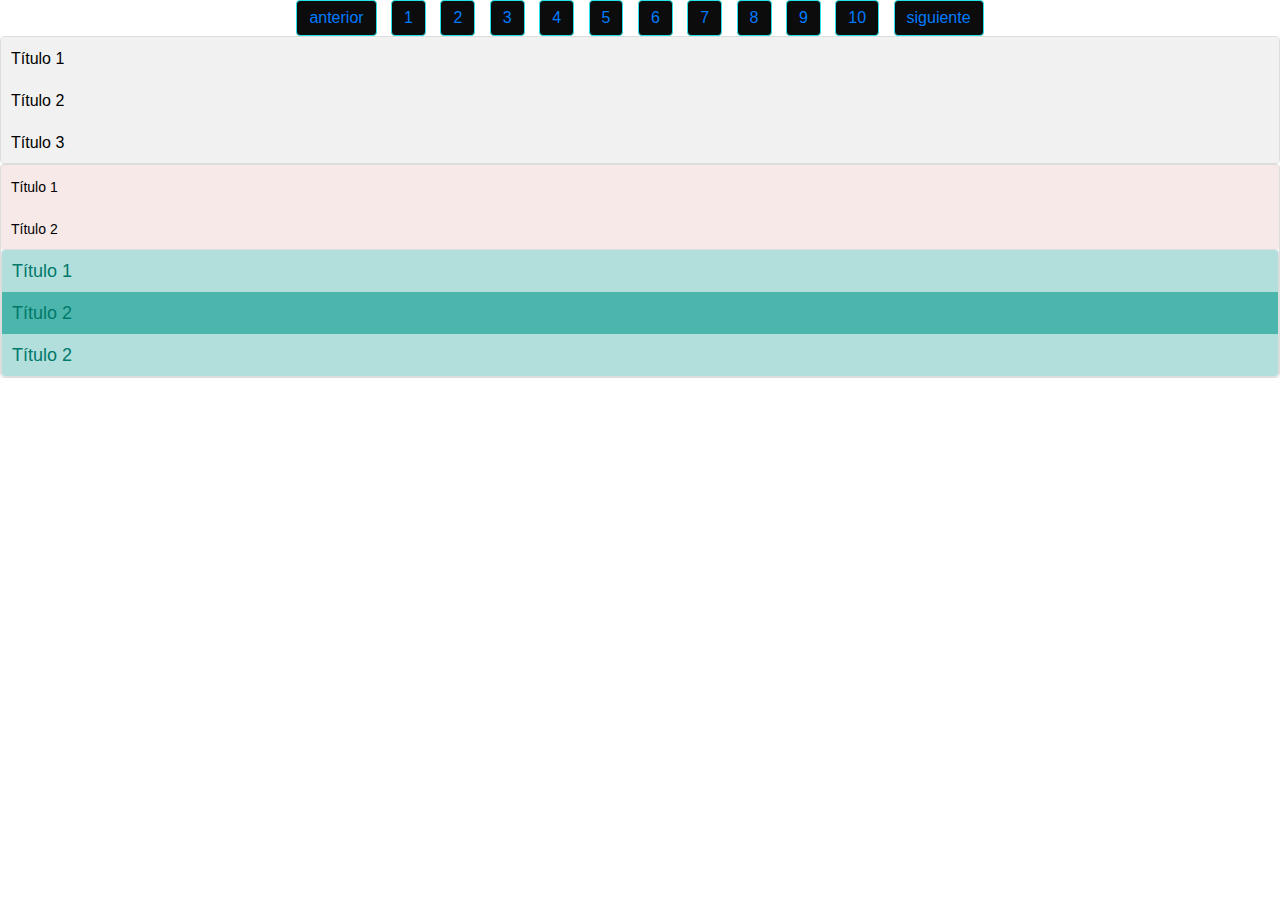
<file: componentes/acordion/acordion.html>
<!DOCTYPE html>
<html lang="en">
<head>
    <meta charset="UTF-8">
    <meta name="viewport" content="width=device-width, initial-scale=1.0">
    <link rel="stylesheet" href="acordion.css">
    <title>Document</title>
</head>
<body>







    <div class="pagina">
        <ul class="pagina__item">
            <li class="paginacion__linea">
                <a href="#" class="paginacion__link">anterior</a>
                <a href="../../cards/cards.html" class="paginacion__link">1</a>
                <a href="../menuresposive/menuresposive.html" class="paginacion__link">2</a>
                <a href="../lista/lista.html" class="paginacion__link">3</a>
                <a href="../menu/menu.html" class="paginacion__link">4</a>      
                <a href="../alerta/alerta.html" class="paginacion__link">5</a>
                <a href="../formu/formu.html" class="paginacion__link">6</a>
                <a href="../acordion/acordion.html" class="paginacion__link">7</a>
                <a href="../cuadrado/cuadra.html" class="paginacion__link">8</a>
                <a href="../figuras/trian.html" class="paginacion__link">9</a>
                <a href="../flor/flor.html" class="paginacion__link">10</a>
                <a href="#" class="paginacion__link">siguiente</a>
            </li>
        </ul>
    </div>





    <div class="accordion">
        <div class="accordion__item">
          <h3 class="accordion__header"><button class="accordion__button">Título 1</button></h3>
          <div class="accordion__content">
            <p>Contenido del acordeón 1.</p>
            
          </div>
        </div>
        <div class="accordion__item">
          <h3 class="accordion__header"><button class="accordion__button">Título 2</button></h3>
          <div class="accordion__content">
            <p>Contenido del acordeón 2.</p>
          </div>
        </div>
        <div class="accordion__item">
          <h3 class="accordion__header"><button class="accordion__button">Título 3</button></h3>
          <div class="accordion__content">
            <p>Contenido del acordeón 3.</p>
          </div>
        </div>
      </div>
      


      <div class="accordion accordion--minimal">
        <div class="accordion__item">
          <h3 class="accordion__header"><button class="accordion__button">Título 1</button></h3>
          <div class="accordion__content">
            <p>Contenido del acordeón 1.</p>
          </div>
        </div>
        <div class="accordion__item">
          <h3 class="accordion__header"><button class="accordion__button">Título 2</button></h3>
          <div class="accordion__content">
            <p>Contenido del acordeón 2.</p>
          </div>
        </div>
     

      
      <div class="accordion accordion--colors">
        <div class="accordion__item">
          <h3 class="accordion__header"><button class="accordion__button">Título 1</button></h3>
          <div class="accordion__content">
            <p>Contenido del acordeón 1.</p>
          </div>
        </div>
        <div class="accordion__item">
          <h3 class="accordion__header"><button class="accordion__button">Título 2</button></h3>
          <div class="accordion__content">
            <p>Contenido del acordeón 2.</p>
          </div>
        </div>
   
        <div class="accordion__item">
          <h3 class="accordion__header"><button class="accordion__button">Título 2</button></h3>
          <div class="accordion__content">
            <p>Contenido del acordeón 2.</p>
          </div>
        </div>
      </div>
      
    
</body>
</html>
</file>
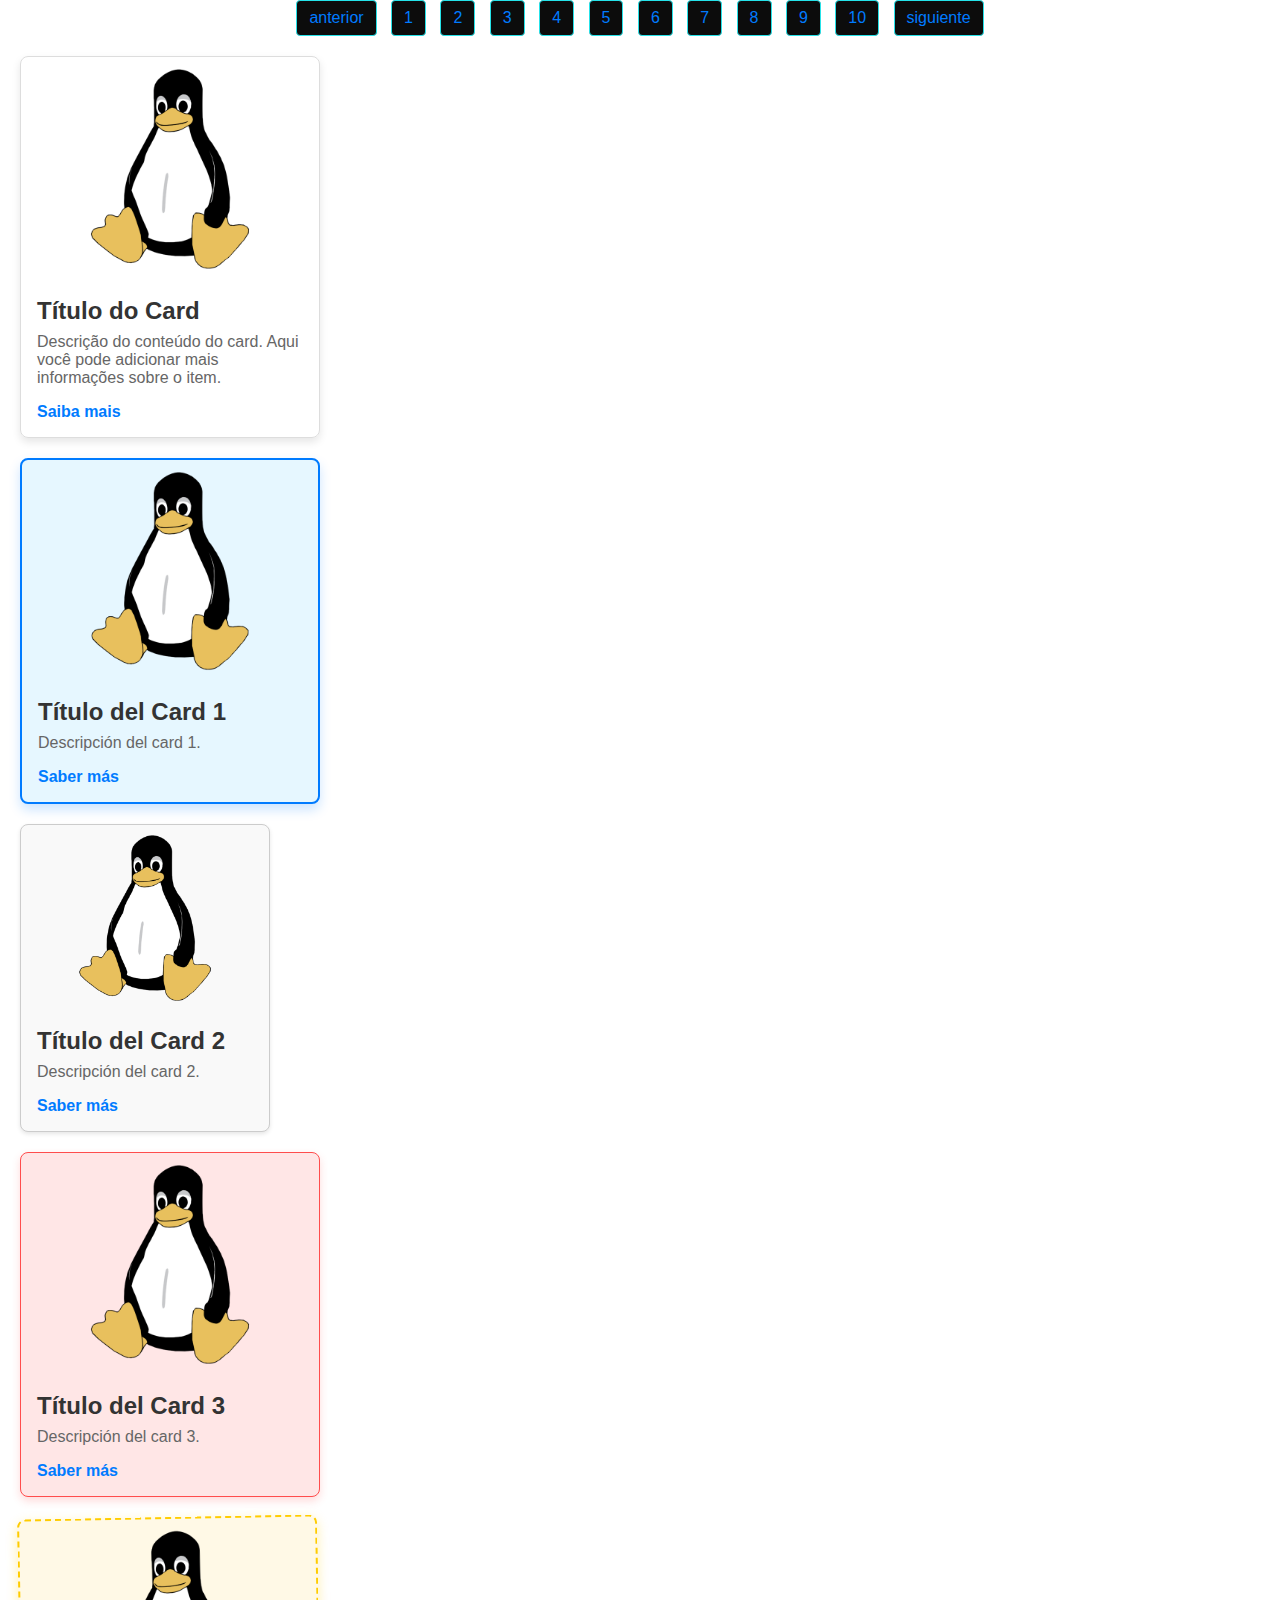
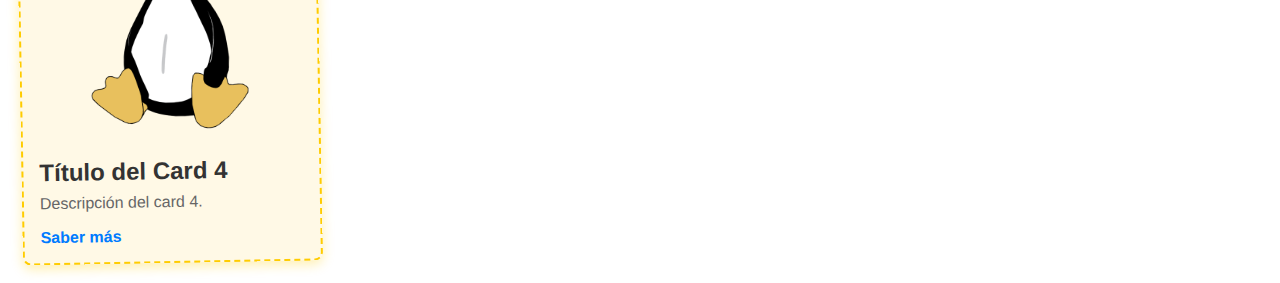
<file: componentes/cards/cards.html>
<!DOCTYPE html>
<html lang="en">
  <head>
    <meta charset="UTF-8" />
    <meta name="viewport" content="width=device-width, initial-scale=1.0" />
    <title>Document</title>
    <link rel="stylesheet" href="cards.css" />
  </head>
  <body>
    <div class="pagina">
      <ul class="pagina__item">
        <li class="paginacion__linea">
          <a href="#" class="paginacion__link">anterior</a>
          <a href="../cards/cards.html" class="paginacion__link">1</a>
          <a
            href="../menuresposive/menuresposive.html"
            class="paginacion__link"
            >2</a
          >
          <a href="../lista/lista.html" class="paginacion__link"
            >3</a
          >
          <a href="../menu/menu.html" class="paginacion__link">4</a>
          <a href="../alerta/alerta.html" class="paginacion__link"
            >5</a
          >
          <a href="../formu/formu.html" class="paginacion__link"
            >6</a
          >     
          <a
            href="../acordion/acordion.html"
            class="paginacion__link"
            >7</a
          >
          <a href="../cuadrado/cuadra.html" class="paginacion__link"
            >8</a
          >
          <a href="../figuras/trian.html" class="paginacion__link"
            >9</a
          >
          <a href="../flor/flor.html" class="paginacion__link"
            >10</a
          >
          <a href="#" class="paginacion__link">siguiente</a>
        </li>
      </ul>
    </div>
    <div class="card">
      <img
        src="img/linux-tux-2-logo.png"
        alt="Descrição da imagem"
        class="card__image"
      />
      <div class="card__content">
        <h2 class="card__title">Título do Card</h2>
        <p class="card__description">
          Descrição do conteúdo do card. Aqui você pode adicionar mais
          informações sobre o item.
        </p>
        <a href="#" class="card__link">Saiba mais</a>
      </div>
    </div>

    <div class="card card--destacado">
      <img
        src="img/linux-tux-2-logo.png"
        alt="Descripción de la imagen"
        class="card__image"
      />
      <div class="card__content">
        <h2 class="card__title">Título del Card 1</h2>
        <p class="card__description">Descripción del card 1.</p>
        <a href="#" class="card__link">Saber más</a>
      </div>
    </div>

    <div class="card card--compacto">
      <img
        src="img/linux-tux-2-logo.png"
        alt="Descripción de la imagen"
        class="card__image"
      />
      <div class="card__content">
        <h2 class="card__title">Título del Card 2</h2>
        <p class="card__description">Descripción del card 2.</p>
        <a href="#" class="card__link">Saber más</a>
      </div>
    </div>

    <div class="card card--descuento">
      <img
        src="img/linux-tux-2-logo.png"
        alt="Descripción de la imagen"
        class="card__image"
      />
      <div class="card__content">
        <h2 class="card__title">Título del Card 3</h2>
        <p class="card__description">Descripción del card 3.</p>
        <a href="#" class="card__link">Saber más</a>
      </div>
    </div>

    <div class="card card--especial">
      <img
        src="img/linux-tux-2-logo.png"
        alt="Descripción de la imagen"
        class="card__image"
      />
      <div class="card__content">
        <h2 class="card__title">Título del Card 4</h2>
        <p class="card__description">Descripción del card 4.</p>
        <a href="#" class="card__link">Saber más</a>
      </div>
    </div>
  </body>
</html>
</file>
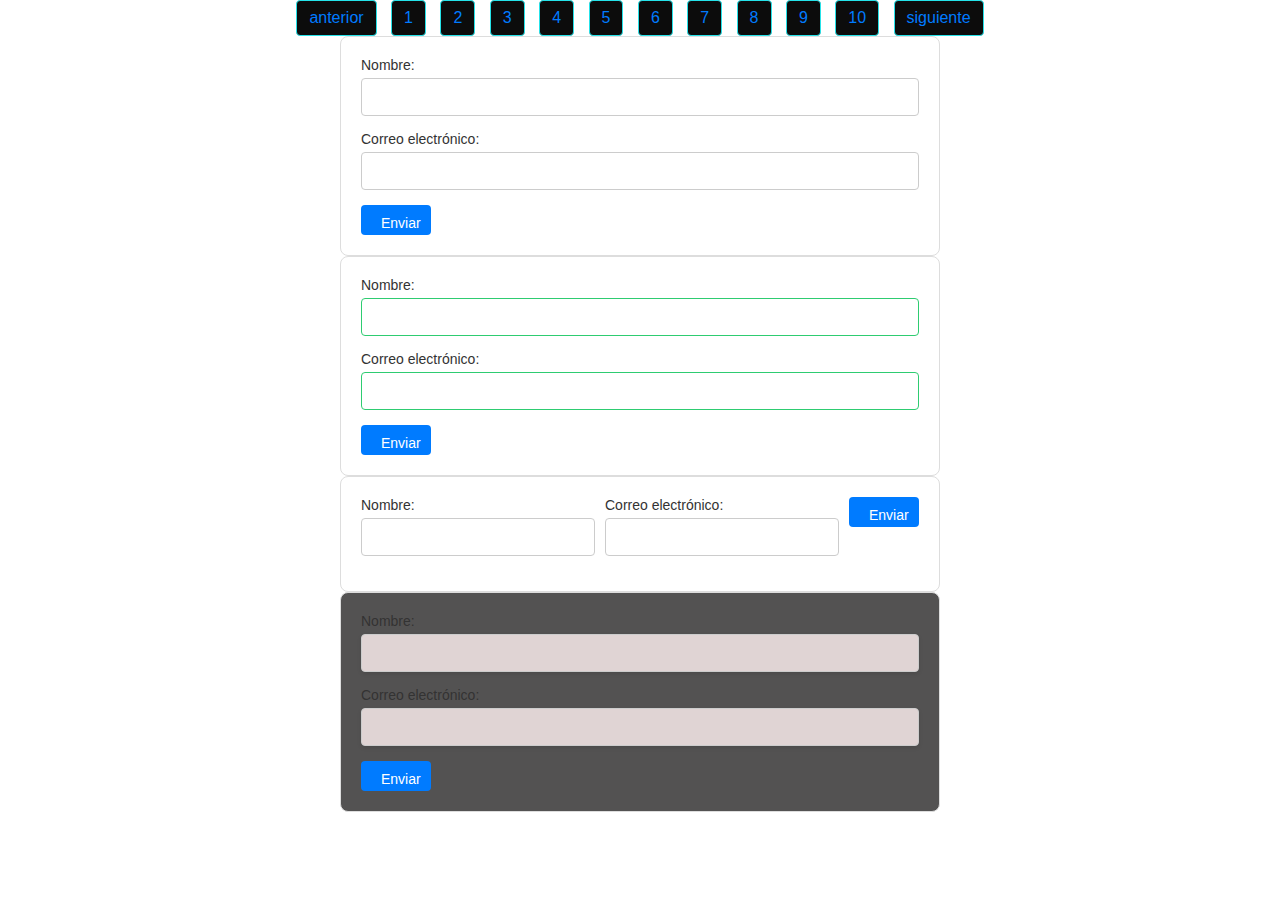
<file: componentes/formu/formu.html>
<!DOCTYPE html>
<html lang="en">
  <head>
    <meta charset="UTF-8" />
    <meta name="viewport" content="width=device-width, initial-scale=1.0" />
    <link rel="stylesheet" href="formu.css" />
    <title>Document</title>
  </head>
  <body>
    <div class="pagina">
      <ul class="pagina__item">
        <li class="paginacion__linea">
          <a href="#" class="paginacion__link">anterior</a>
          <a href="../cards/cards.html" class="paginacion__link">1</a>
          <a href="../menuresposive/menuresposive.html" class="paginacion__link"
            >2</a
          >
          <a href="../lista/lista.html" class="paginacion__link">3</a>
          <a href="../menu/menu.html" class="paginacion__link">4</a>
          <a href="../alerta/alerta.html" class="paginacion__link">5</a>
          <a href="../formu/formu.html" class="paginacion__link">6</a>
          <a href="../acordion/acordion.html" class="paginacion__link">7</a>
          <a href="../cuadrado/cuadra.html" class="paginacion__link">8</a>
          <a href="../figuras/trian.html" class="paginacion__link">9</a>
          <a href="../flor/flor.html" class="paginacion__link">10</a>
          <a href="#" class="paginacion__link">siguiente</a>
        </li>
      </ul>
    </div>

    <form class="form">
      <div class="form__group">
        <label class="form__label" for="nombre">Nombre:</label>
        <input type="text" id="nombre" class="form__input" />
        <span class="form__error">Este campo es obligatorio</span>
      </div>
      <div class="form__group">
        <label class="form__label" for="email">Correo electrónico:</label>
        <input type="email" id="email" class="form__input" />
      </div>
      <button class="button button--primary">Enviar</button>
    </form>

    <form class="form form--validacion">
      <div class="form__group">
        <label class="form__label" for="nombre">Nombre:</label>
        <input
          type="text"
          id="nombre"
          class="form__input form__input--validado"
        />
        <span class="form__error">Este campo es obligatorio</span>
      </div>
      <div class="form__group">
        <label class="form__label" for="email">Correo electrónico:</label>
        <input
          type="email"
          id="email"
          class="form__input form__input--validado"
        />
      </div>
      <button class="button button--primary">Enviar</button>
    </form>

    <form class="form form--columnas">
      <div class="form__group form__group--columna">
        <label class="form__label" for="nombre">Nombre:</label>
        <input type="text" id="nombre" class="form__input" />
      </div>
      <div class="form__group form__group--columna">
        <label class="form__label" for="email">Correo electrónico:</label>
        <input type="email" id="email" class="form__input" />
      </div>
      <button class="button button--primary">Enviar</button>
    </form>

    <form class="form form--fondo">
      <div class="form__group">
        <label class="form__label" for="nombre">Nombre:</label>
        <input type="text" id="nombre" class="form__input form__input--fondo" />
        <span class="form__error">Este campo es obligatorio</span>
      </div>
      <div class="form__group">
        <label class="form__label" for="email">Correo electrónico:</label>
        <input type="email" id="email" class="form__input form__input--fondo" />
      </div>
      <button class="button button--primary">Enviar</button>
    </form>
  </body>
</html>
</file>
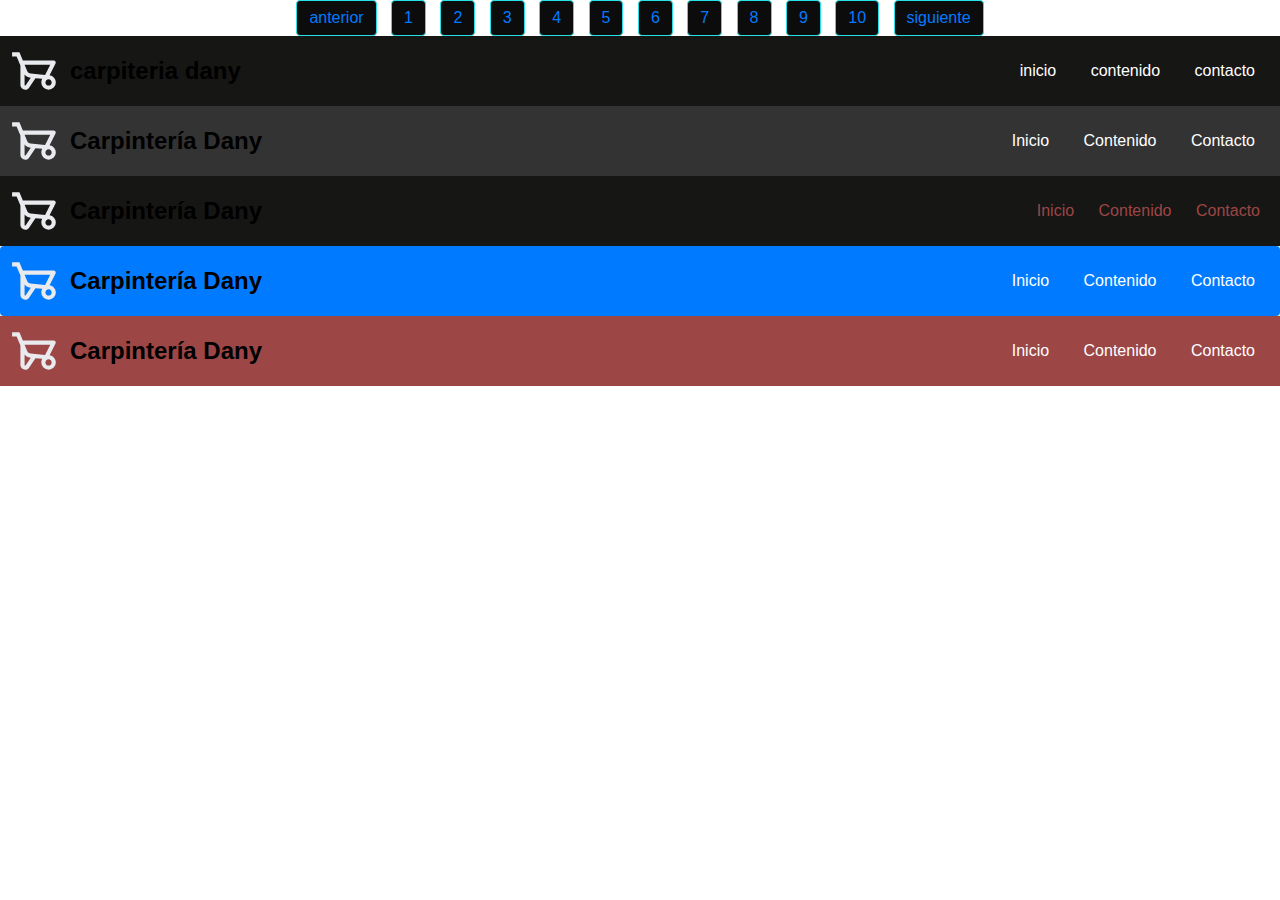
<file: componentes/menu/menu.html>
<!DOCTYPE html>
<html lang="en">
  <head>
    <meta charset="UTF-8" />
    <meta name="viewport" content="width=device-width, initial-scale=1.0" />
    <link rel="stylesheet" href="menu.css" />
    <title>checkbox</title>
  </head>
  <body>
    <div class="pagina">
      <ul class="pagina__item">
        <li class="paginacion__linea">
          <a href="#" class="paginacion__link">anterior</a>
          <a href="../../cards/cards.html" class="paginacion__link">1</a>
          <a href="../menuresposive/menuresposive.html" class="paginacion__link"
            >2</a
          >
          <a href="../lista/lista.html" class="paginacion__link">3</a>
          <a href="../menu/menu.html" class="paginacion__link">4</a>
          <a href="../alerta/alerta.html" class="paginacion__link">5</a>
          <a href="../formu/formu.html" class="paginacion__link">6</a>
          <a href="../acordion/acordion.html" class="paginacion__link">7</a>
          <a href="../cuadrado/cuadra.html" class="paginacion__link">8</a>
          <a href="../figuras/trian.html" class="paginacion__link">9</a>
          <a href="../flor/flor.html" class="paginacion__link">10</a>
          <a href="#" class="paginacion__link">siguiente</a>
        </li>
      </ul>
    </div>

    <header class="menu">
      <a href="#" class="logo">
        <img
          src="garden_cart_24dp_E8EAED_FILL0_wght400_GRAD0_opsz24.svg"
          alt=""
          class="img__logo"
        />
        <h2 class="menu__title">carpiteria dany</h2>
      </a>
      <nav class="item">
        <a href="" class="menu__item">inicio</a>
        <a href="" class="menu__item">contenido</a>
        <a href="" class="menu__item">contacto</a>
      </nav>
    </header>

    <header class="menu menu--oscuro">
      <a href="#" class="logo logo--centrado">
        <img
          src="garden_cart_24dp_E8EAED_FILL0_wght400_GRAD0_opsz24.svg"
          alt=""
          class="img__logo"
        />
        <h2 class="menu__title">Carpintería Dany</h2>
      </a>
      <nav class="item">
        <a href="" class="menu__item menu__item--oscuro">Inicio</a>
        <a href="" class="menu__item menu__item--oscuro">Contenido</a>
        <a href="" class="menu__item menu__item--oscuro">Contacto</a>
      </nav>
    </header>

    <header class="menu menu--animado">
      <a href="#" class="logo">
        <img
          src="garden_cart_24dp_E8EAED_FILL0_wght400_GRAD0_opsz24.svg"
          alt=""
          class="img__logo"
        />
        <h2 class="menu__title">Carpintería Dany</h2>
      </a>
      <nav class="item">
        <a href="" class="menu__item menu__item--animado">Inicio</a>
        <a href="" class="menu__item menu__item--animado">Contenido</a>
        <a href="" class="menu__item menu__item--animado">Contacto</a>
      </nav>
    </header>

    <header class="menu menu--negro">
      <a href="#" class="logo">
        <img
          src="garden_cart_24dp_E8EAED_FILL0_wght400_GRAD0_opsz24.svg"
          alt=""
          class="img__logo"
        />
        <h2 class="menu__title">Carpintería Dany</h2>
      </a>
      <nav class="item">
        <a href="" class="menu__item menu__item--animado">Inicio</a>
        <a href="" class="menu__item menu__item--animado">Contenido</a>
        <a href="" class="menu__item menu__item--animado">Contacto</a>
      </nav>
    </header>
    <header class="menu menu--rojo">
      <a href="#" class="logo">
        <img
          src="garden_cart_24dp_E8EAED_FILL0_wght400_GRAD0_opsz24.svg"
          alt=""
          class="img__logo"
        />
        <h2 class="menu__title">Carpintería Dany</h2>
      </a>
      <nav class="item">
        <a href="" class="menu__item menu__item--animado">Inicio</a>
        <a href="" class="menu__item menu__item--animado">Contenido</a>
        <a href="" class="menu__item menu__item--animado">Contacto</a>
      </nav>
    </header>
  </body>
</html>
</file>
<file: componentes/acordion/acordion.css>
@import url(../../styles.css);
* {
  padding: 0;
  margin: 0;
  box-sizing: border-box;
}

.accordion {
  border: 1px solid #ddd;
  border-radius: 4px;
  overflow: hidden;
}

.accordion__header {
  background-color: #f1f1f1;
  padding: 10px;
}

.accordion__button {
  background-color: transparent;
  border: none;
  font-size: 16px;
  cursor: pointer;
}

.accordion__content {
  display: none;
  padding: 10px;
}

.accordion--minimal .accordion__header {
  background-color: rgba(184, 43, 43, 0.1);
}

.accordion--minimal .accordion__button {
  font-size: 14px;
}

.accordion--minimal .accordion__content {
  padding: 5px;
}

.accordion--colors .accordion__header {
  background-color: #e0f7fa;
}

.accordion--colors .accordion__button {
  color: #00796b;
  font-size: 18px;
}

.accordion--colors .accordion__content {
  background-color: rgba(224, 255, 255, 0.5);
  padding: 15px;
}

.accordion--colors .accordion__item:nth-child(odd) .accordion__header {
  background-color: #b2dfdb;
}

.accordion--colors .accordion__item:nth-child(even) .accordion__header {
  background-color: #4db6ac;
}
</file>
<file: componentes/cards/cards.css>
@import url(../../styles.css);

* {
  padding: 0;
  margin: 0;
  box-sizing: border-box;
}
.card {
  border: 1px solid #ddd;
  border-radius: 8px;
  overflow: hidden;
  width: 300px;
  box-shadow: 0 4px 8px rgba(0, 0, 0, 0.1);
  transition: transform 0.3s ease, box-shadow 0.3s ease;
  margin: 20px;
}

.card__image {
  width: 100%;
  height: auto;
  display: block;
}

.card__content {
  padding: 16px;
}

.card__title {
  font-size: 1.5rem;
  margin: 0 0 8px;
  color: #333;
}

.card__description {
  font-size: 1rem;
  color: #666;
  margin: 0 0 16px;
}

.card__link {
  text-decoration: none;
  color: #007bff;
  font-weight: bold;
}

.card__link:hover {
  text-decoration: underline;
}

.card--destacado {
  border: 2px solid #007bff;
  background-color: #e6f7ff;
  box-shadow: 0 6px 12px rgba(0, 123, 255, 0.2);
}

.card--compacto {
  width: 250px;
  border: 1px solid #ccc;
  background-color: #f9f9f9;
  box-shadow: 0 2px 4px rgba(0, 0, 0, 0.1);
}

.card--descuento {
  border: 1px solid #ff4d4d;
  background-color: #ffe6e6;
  box-shadow: 0 4px 8px rgba(255, 77, 77, 0.2);
}

.card--especial {
  border: 2px dashed #ffcc00;
  background-color: #fff9e6;
  box-shadow: 0 4px 12px rgba(255, 204, 0, 0.3);
  transform: rotate(-1deg);
}
</file>
<file: componentes/formu/formu.css>
@import url(../../styles.css);
* {
  padding: 0;
  margin: 0;
  box-sizing: border-box;
}

.form {
  display: flex;
  flex-direction: column;
  max-width: 600px;
  margin: 0 auto;
  padding: 20px;
  border: 1px solid #ddd;
  border-radius: 8px;
  background-color: #fff;
}

.form__group {
  margin-bottom: 15px;
}

.form__label {
  display: block;
  font-size: 14px;
  margin-bottom: 5px;
  color: #333;
}

.form__input {
  width: 100%;
  padding: 10px;
  border: 1px solid #ccc;
  border-radius: 4px;
  font-size: 14px;
}

.form__error {
  display: none;
  color: #e74c3c;
  font-size: 12px;
  margin-top: 5px;
}

.button {
  display: inline-block;
  padding: 10px 20px;
  font-size: 14px;
  border: none;
  border-radius: 4px;
  cursor: pointer;
  text-align: center;
  text-decoration: none;
  transition: background-color 0.3s ease, color 0.3s ease;
}

.button--primary {
  background-color: #007bff;
  color: #fff;
}

.button--primary:hover {
  background-color: #0056b3;
}

.form--validacion .form__input--validado {
  border-color: #2ecc71;
}

.form--validacion .form__error {
  display: none;
}

.form--columnas {
  flex-direction: row;
  flex-wrap: wrap;
}

.form--columnas .form__group {
  flex: 1;
  min-width: 200px;
  margin-right: 10px;
}

.form--columnas .form__group:last-child {
  margin-right: 0;
}

.form--fondo {
  background-color: #535252;
  padding: 20px;
  border-radius: 8px;
}

.form__input--fondo {
  background-color: #e0d4d4;
  box-shadow: 0 2px 4px rgba(0, 0, 0, 0.1);
  padding: 10px;
  border-radius: 4px;
}
.button--primary {
  height: 30px;
  width: 70px;
}
</file>
<file: componentes/menu/menu.css>
@import url(../../styles.css);
* {
  padding: 0;
  margin: 0;
  box-sizing: border-box;
  font-family: sans-serif;
}

.a {
  text-decoration: none;
  padding-right: 10px;
}

.a:hover {
  color: white;
}
.menu {
  display: flex;
  justify-content: space-between;
  height: 70px;
  background-color: #161615;
  align-items: center;
  padding: 10px;
}
.menu__title {
  color: black;
}
.menu__item {
  text-decoration: none;
  flex-direction: column;
}

.menu__item:hover {
  color: white;
}
.logo {
  display: flex;
  align-items: center;
  text-decoration: none;
}
.img__logo {
  height: 50px;
  margin-right: 10px;
}
.nav {
  font-weight: 600;
}

.menu--oscuro {
  background-color: #333;
  color: white;
  padding: 10px;
}

.logo--centrado {
  text-align: center;
}

.menu__item--oscuro {
  color: rgb(71, 7, 7);
  padding: 5px 10px;
}

.menu__item--oscuro:hover {
  background-color: #555;
  border-radius: 4px;
}
.menu--animado .menu__item--animado {
  color: #9c4646;
  transition: color 0.3s ease, background-color 0.3s ease;
  padding: 5px 10px;
}

.menu__item--animado:hover {
  color: #050505;
  background-color: #007bff;
  border-radius: 4px;
}

.menu__logo {
  display: flex;
  align-items: center;
  text-decoration: none;
  color: #181717;
  transition: transform 0.3s ease;
}

.menu__logo-img {
  width: 24px;
  height: 24px;
  margin-right: 10px;
}

.menu__title {
  font-size: 1.5em;
  margin: 0;
}

.menu__nav {
  display: flex;
  gap: 15px;
}

.menu__item {
  text-decoration: none;
  color: #fff;
  padding: 10px 15px;
  border-radius: 5px;
  transition: background-color 0.3s ease, color 0.3s ease;
}

.menu.menu--negro {
  color: #fcf4f4;
  background-color: #007bff;
  border-radius: 4px;
}

.menu.menu--negro::hover {
  color: #050505;
  background-color: #a80e0e;
  border-radius: 4px;
}

.menu--rojo {
  background-color: #9c4646;
  color: #555;
}

.menu.menu--rojo.menu__item::hover {
  background-color: #ca4242;
  font-size: 30px;
}
</file>
